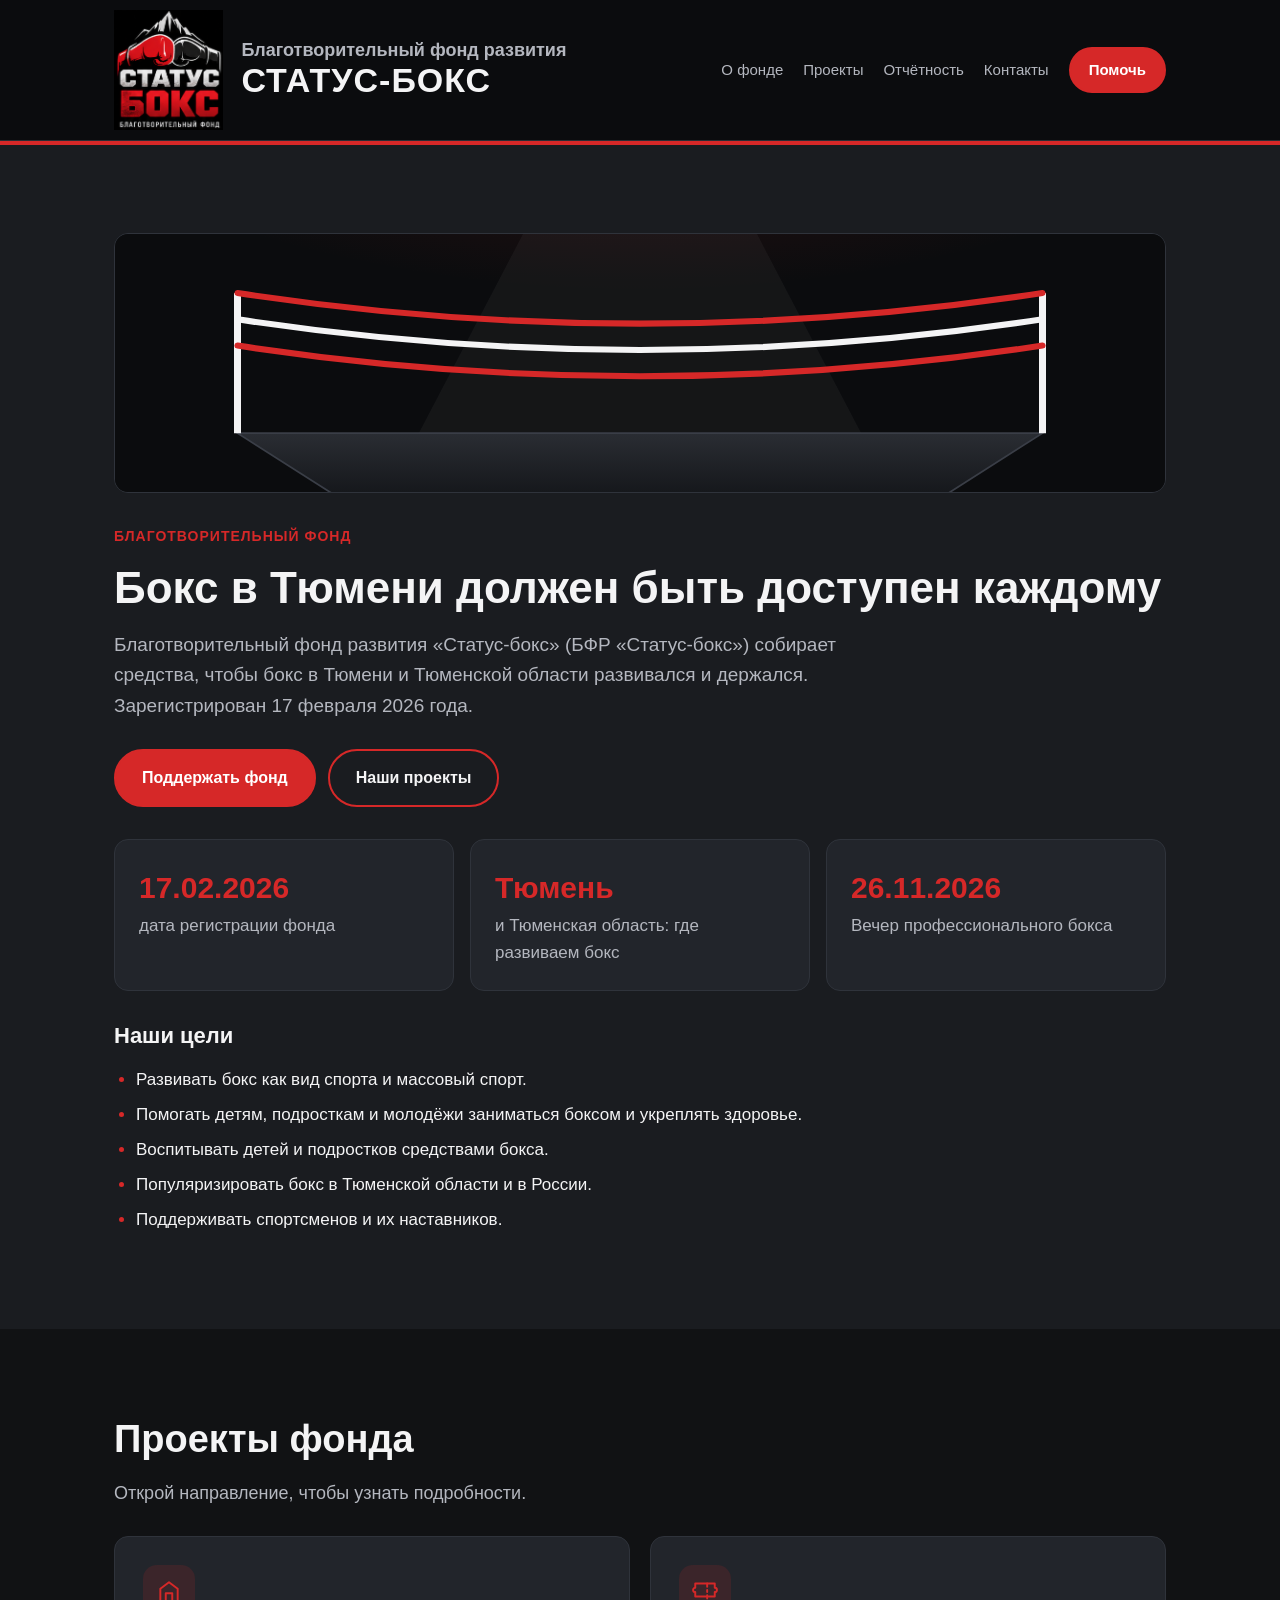
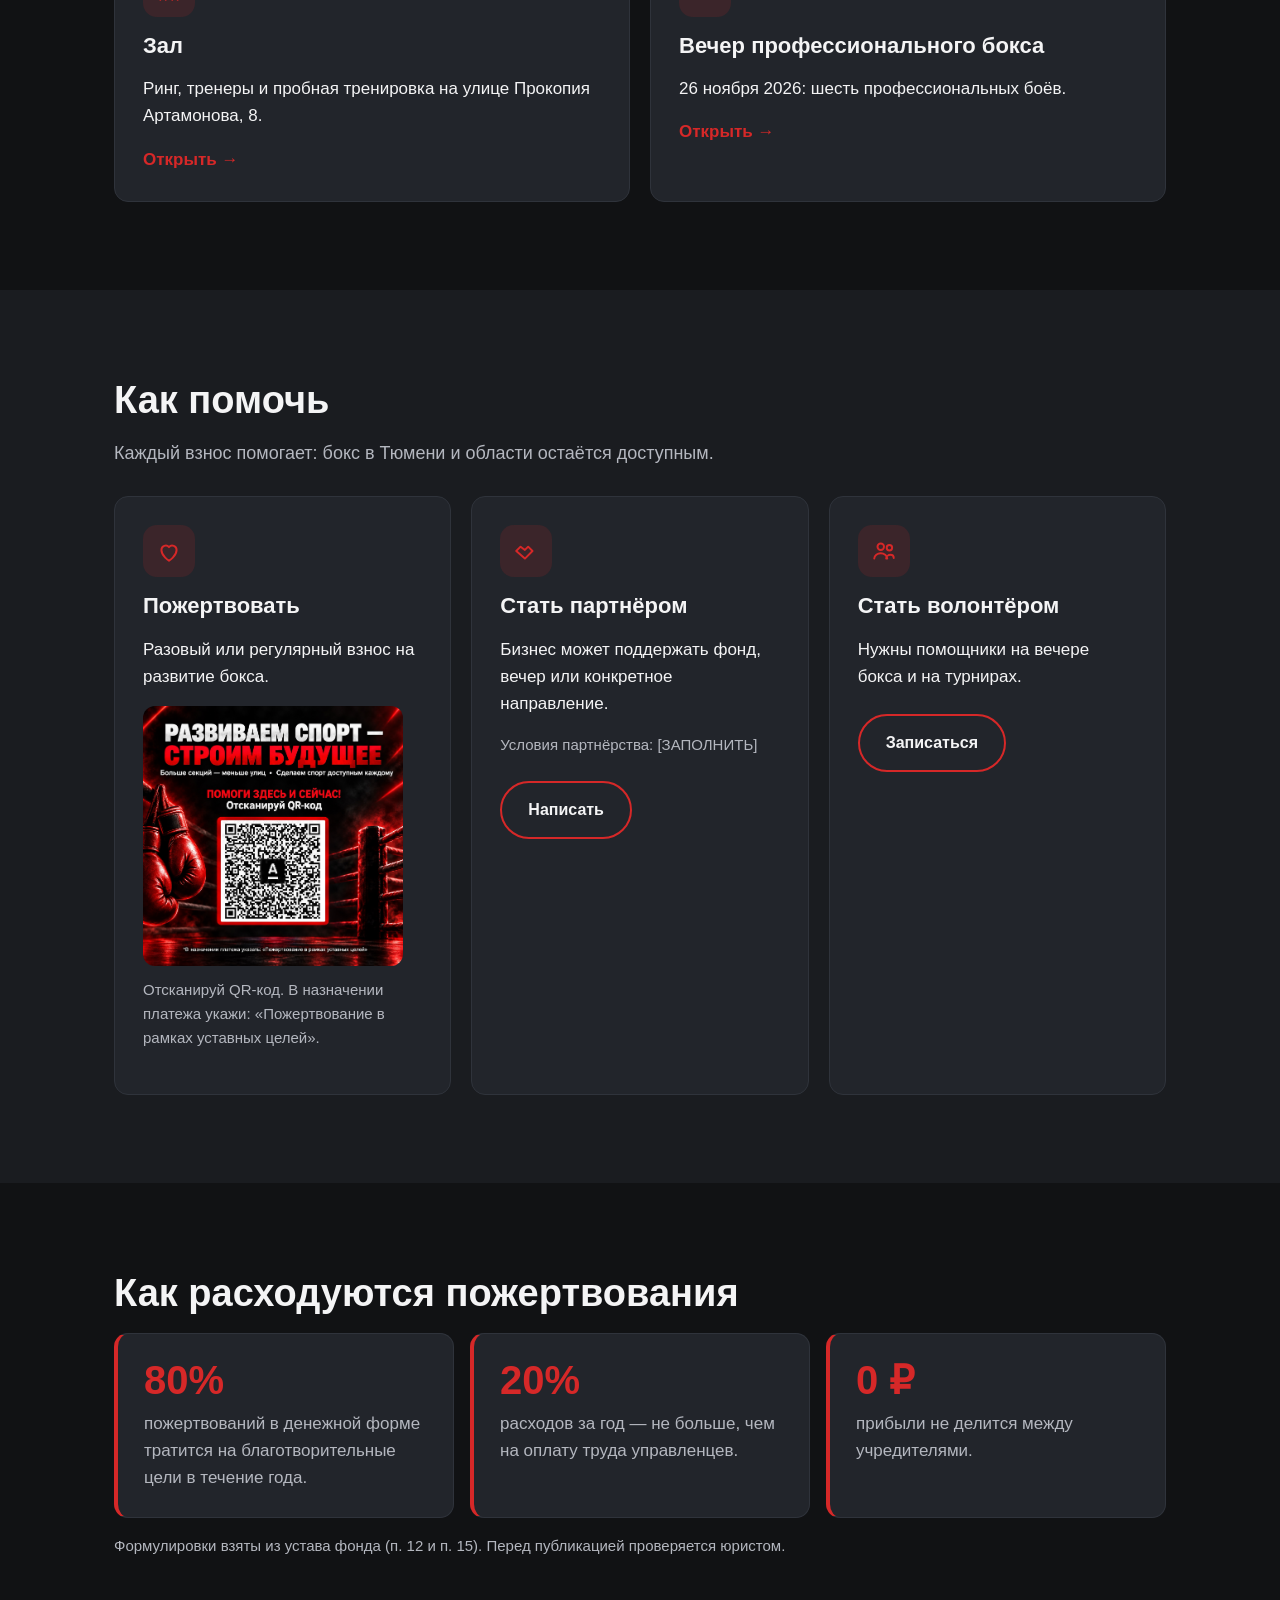
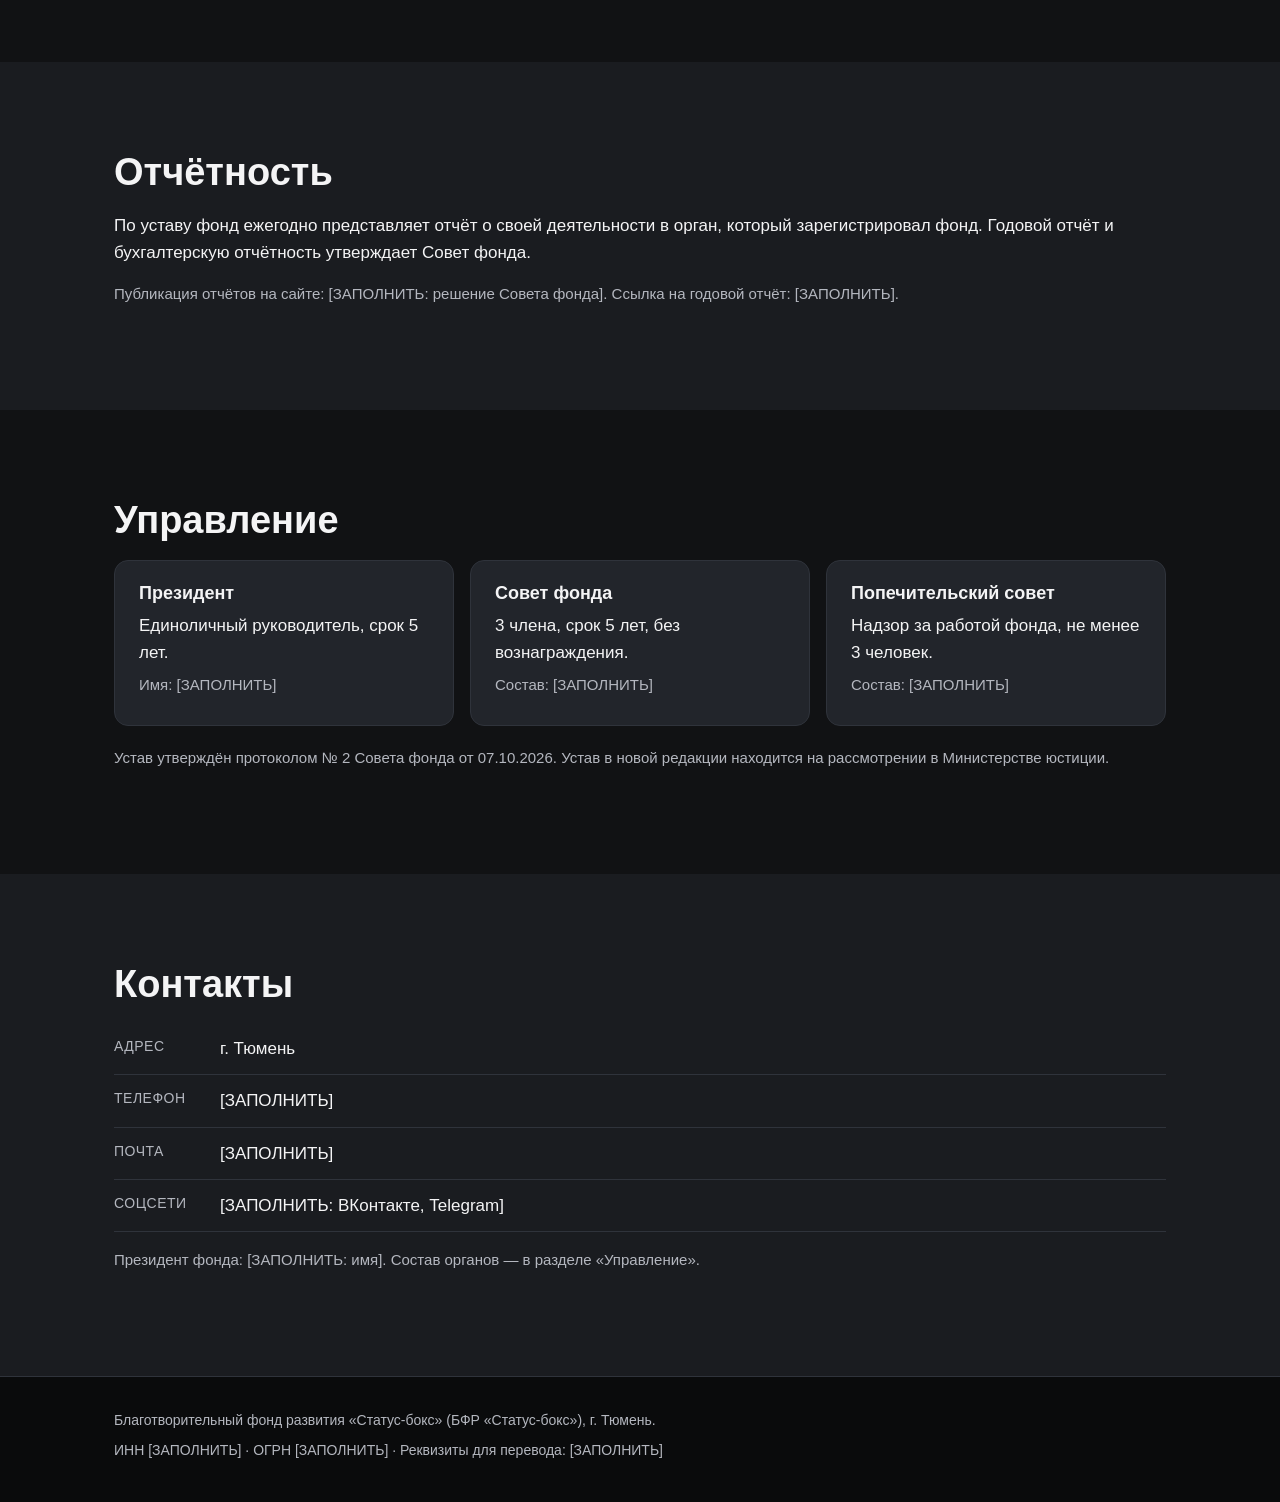
<file: index.html>
<!DOCTYPE html>
<html lang="ru">
<head>
  <meta charset="UTF-8">
  <meta name="viewport" content="width=device-width, initial-scale=1.0">
  <title>Благотворительный фонд развития «Статус-бокс» — Тюмень</title>
  <meta name="description" content="Благотворительный фонд развития «Статус-бокс» развивает бокс в Тюмени и Тюменской области. Поддержите развитие бокса в регионе.">
  <link rel="stylesheet" href="style.css">
</head>
<body>

  <header class="top">
    <div class="wrap top__inner">
      <a href="index.html" class="logo">
        <img src="assets/logo-statusbox.png" alt="Эмблема фонда «Статус-бокс»" class="logo__img">
        <span class="logo__text">
          <span class="logo__line1">Благотворительный фонд развития</span>
          <span class="logo__line2">СТАТУС-БОКС</span>
        </span>
      </a>
      <nav class="menu">
        <a href="#about">О фонде</a>
        <a href="projects.html">Проекты</a>
        <a href="#reports">Отчётность</a>
        <a href="#contacts">Контакты</a>
        <a href="#help" class="btn btn--primary btn--small">Помочь</a>
      </nav>
    </div>
  </header>

  <!-- О фонде -->
  <section id="about" class="block fund">
    <div class="wrap">
      <img src="assets/img/ring.svg" alt="Ринг под светом прожекторов" class="banner">
      <p class="fund__tag">Благотворительный фонд</p>
      <h1 class="fund__title">Бокс в Тюмени должен быть доступен каждому</h1>
      <p class="fund__lead">
        Благотворительный фонд развития «Статус-бокс» (БФР «Статус-бокс») собирает средства,
        чтобы бокс в Тюмени и Тюменской области развивался и держался.
        Зарегистрирован 17 февраля 2026 года.
      </p>
      <div class="hero__actions">
        <a href="#help" class="btn btn--primary">Поддержать фонд</a>
        <a href="projects.html" class="btn btn--ghost">Наши проекты</a>
      </div>

      <div class="facts">
        <div class="fact">
          <div class="fact__num">17.02.2026</div>
          <div class="fact__text">дата регистрации фонда</div>
        </div>
        <div class="fact">
          <div class="fact__num">Тюмень</div>
          <div class="fact__text">и Тюменская область: где развиваем бокс</div>
        </div>
        <div class="fact">
          <div class="fact__num">26.11.2026</div>
          <div class="fact__text">Вечер профессионального бокса</div>
        </div>
      </div>

      <h3>Наши цели</h3>
      <ul class="list">
        <li>Развивать бокс как вид спорта и массовый спорт.</li>
        <li>Помогать детям, подросткам и молодёжи заниматься боксом и укреплять здоровье.</li>
        <li>Воспитывать детей и подростков средствами бокса.</li>
        <li>Популяризировать бокс в Тюменской области и в России.</li>
        <li>Поддерживать спортсменов и их наставников.</li>
      </ul>
    </div>
  </section>

  <!-- Проекты -->
  <section id="projects" class="block">
    <div class="wrap">
      <h2>Проекты фонда</h2>
      <p class="lead">Открой направление, чтобы узнать подробности.</p>
      <div class="help-grid">
        <a href="projects.html#zal" class="card card--link">
          <span class="icon" aria-hidden="true">
            <svg viewBox="0 0 24 24"><path d="M4 20V10l8-6 8 6v10"/><path d="M9 20v-6h6v6"/></svg>
          </span>
          <h3>Зал</h3>
          <p>Ринг, тренеры и пробная тренировка на улице Прокопия Артамонова, 8.</p>
          <span class="card__more">Открыть →</span>
        </a>
        <a href="projects.html#event" class="card card--link">
          <span class="icon" aria-hidden="true">
            <svg viewBox="0 0 24 24"><path d="M3 9a2 2 0 0 0 0 4v4h18v-4a2 2 0 0 0 0-4V5H3z"/><path d="M14 5v3M14 16v3M14 11v2"/></svg>
          </span>
          <h3>Вечер профессионального бокса</h3>
          <p>26 ноября 2026: шесть профессиональных боёв.</p>
          <span class="card__more">Открыть →</span>
        </a>
      </div>
    </div>
  </section>

  <!-- Помочь -->
  <section id="help" class="block block--alt">
    <div class="wrap">
      <h2>Как помочь</h2>
      <p class="lead">Каждый взнос помогает: бокс в Тюмени и области остаётся доступным.</p>
      <div class="help-grid">
        <div class="card">
          <span class="icon" aria-hidden="true">
            <svg viewBox="0 0 24 24"><path d="M12 21s-7-4.5-7-10a4 4 0 0 1 7-2.6A4 4 0 0 1 19 11c0 5.5-7 10-7 10z"/></svg>
          </span>
          <h3>Пожертвовать</h3>
          <p>Разовый или регулярный взнос на развитие бокса.</p>
          <div class="qr">
            <img src="assets/donate-qr.png" alt="QR-код для пожертвования фонду «Статус-бокс»">
            <p class="note">Отсканируй QR-код. В назначении платежа укажи: «Пожертвование в рамках уставных целей».</p>
          </div>
        </div>
        <div class="card">
          <span class="icon" aria-hidden="true">
            <svg viewBox="0 0 24 24"><path d="M3 12l4-4 4 3 3-3 4 4-7 7z"/></svg>
          </span>
          <h3>Стать партнёром</h3>
          <p>Бизнес может поддержать фонд, вечер или конкретное направление.</p>
          <p class="note">Условия партнёрства: [ЗАПОЛНИТЬ]</p>
          <a href="#contacts" class="btn btn--ghost">Написать</a>
        </div>
        <div class="card">
          <span class="icon" aria-hidden="true">
            <svg viewBox="0 0 24 24"><circle cx="9" cy="8" r="3"/><circle cx="17" cy="9" r="2.5"/><path d="M3 19c0-3 3-5 6-5s6 2 6 5M14 19c0-2 2-3.5 4-3.5s3 1 3 3"/></svg>
          </span>
          <h3>Стать волонтёром</h3>
          <p>Нужны помощники на вечере бокса и на турнирах.</p>
          <a href="#contacts" class="btn btn--ghost">Записаться</a>
        </div>
      </div>
    </div>
  </section>

  <!-- Расходы -->
  <section id="rules" class="block">
    <div class="wrap">
      <h2>Как расходуются пожертвования</h2>
      <div class="rules">
        <div class="rule">
          <div class="rule__num">80%</div>
          <p>пожертвований в денежной форме тратится на благотворительные цели в течение года.</p>
        </div>
        <div class="rule">
          <div class="rule__num">20%</div>
          <p>расходов за год — не больше, чем на оплату труда управленцев.</p>
        </div>
        <div class="rule">
          <div class="rule__num">0 ₽</div>
          <p>прибыли не делится между учредителями.</p>
        </div>
      </div>
      <p class="note">Формулировки взяты из устава фонда (п. 12 и п. 15). Перед публикацией проверяется юристом.</p>
    </div>
  </section>

  <!-- Отчётность -->
  <section id="reports" class="block block--alt">
    <div class="wrap">
      <h2>Отчётность</h2>
      <p>
        По уставу фонд ежегодно представляет отчёт о своей деятельности в орган, который зарегистрировал фонд.
        Годовой отчёт и бухгалтерскую отчётность утверждает Совет фонда.
      </p>
      <p class="note">Публикация отчётов на сайте: [ЗАПОЛНИТЬ: решение Совета фонда]. Ссылка на годовой отчёт: [ЗАПОЛНИТЬ].</p>
    </div>
  </section>

  <!-- Управление -->
  <section id="manage" class="block">
    <div class="wrap">
      <h2>Управление</h2>
      <div class="people">
        <div class="person">
          <h3>Президент</h3>
          <p>Единоличный руководитель, срок 5 лет.</p>
          <p class="note">Имя: [ЗАПОЛНИТЬ]</p>
        </div>
        <div class="person">
          <h3>Совет фонда</h3>
          <p>3 члена, срок 5 лет, без вознаграждения.</p>
          <p class="note">Состав: [ЗАПОЛНИТЬ]</p>
        </div>
        <div class="person">
          <h3>Попечительский совет</h3>
          <p>Надзор за работой фонда, не менее 3 человек.</p>
          <p class="note">Состав: [ЗАПОЛНИТЬ]</p>
        </div>
      </div>
      <p class="note">Устав утверждён протоколом № 2 Совета фонда от 07.10.2026. Устав в новой редакции находится на рассмотрении в Министерстве юстиции.</p>
    </div>
  </section>

  <!-- Контакты -->
  <section id="contacts" class="block block--alt">
    <div class="wrap">
      <h2>Контакты</h2>
      <ul class="contacts">
        <li><span class="label">Адрес</span> г. Тюмень</li>
        <li><span class="label">Телефон</span> [ЗАПОЛНИТЬ]</li>
        <li><span class="label">Почта</span> [ЗАПОЛНИТЬ]</li>
        <li><span class="label">Соцсети</span> [ЗАПОЛНИТЬ: ВКонтакте, Telegram]</li>
      </ul>
      <p class="note">Президент фонда: [ЗАПОЛНИТЬ: имя]. Состав органов — в разделе «Управление».</p>
    </div>
  </section>

  <footer class="foot">
    <div class="wrap">
      <p>Благотворительный фонд развития «Статус-бокс» (БФР «Статус-бокс»), г. Тюмень.</p>
      <p>ИНН [ЗАПОЛНИТЬ] · ОГРН [ЗАПОЛНИТЬ] · Реквизиты для перевода: [ЗАПОЛНИТЬ]</p>
    </div>
  </footer>

</body>
</html>
</file>
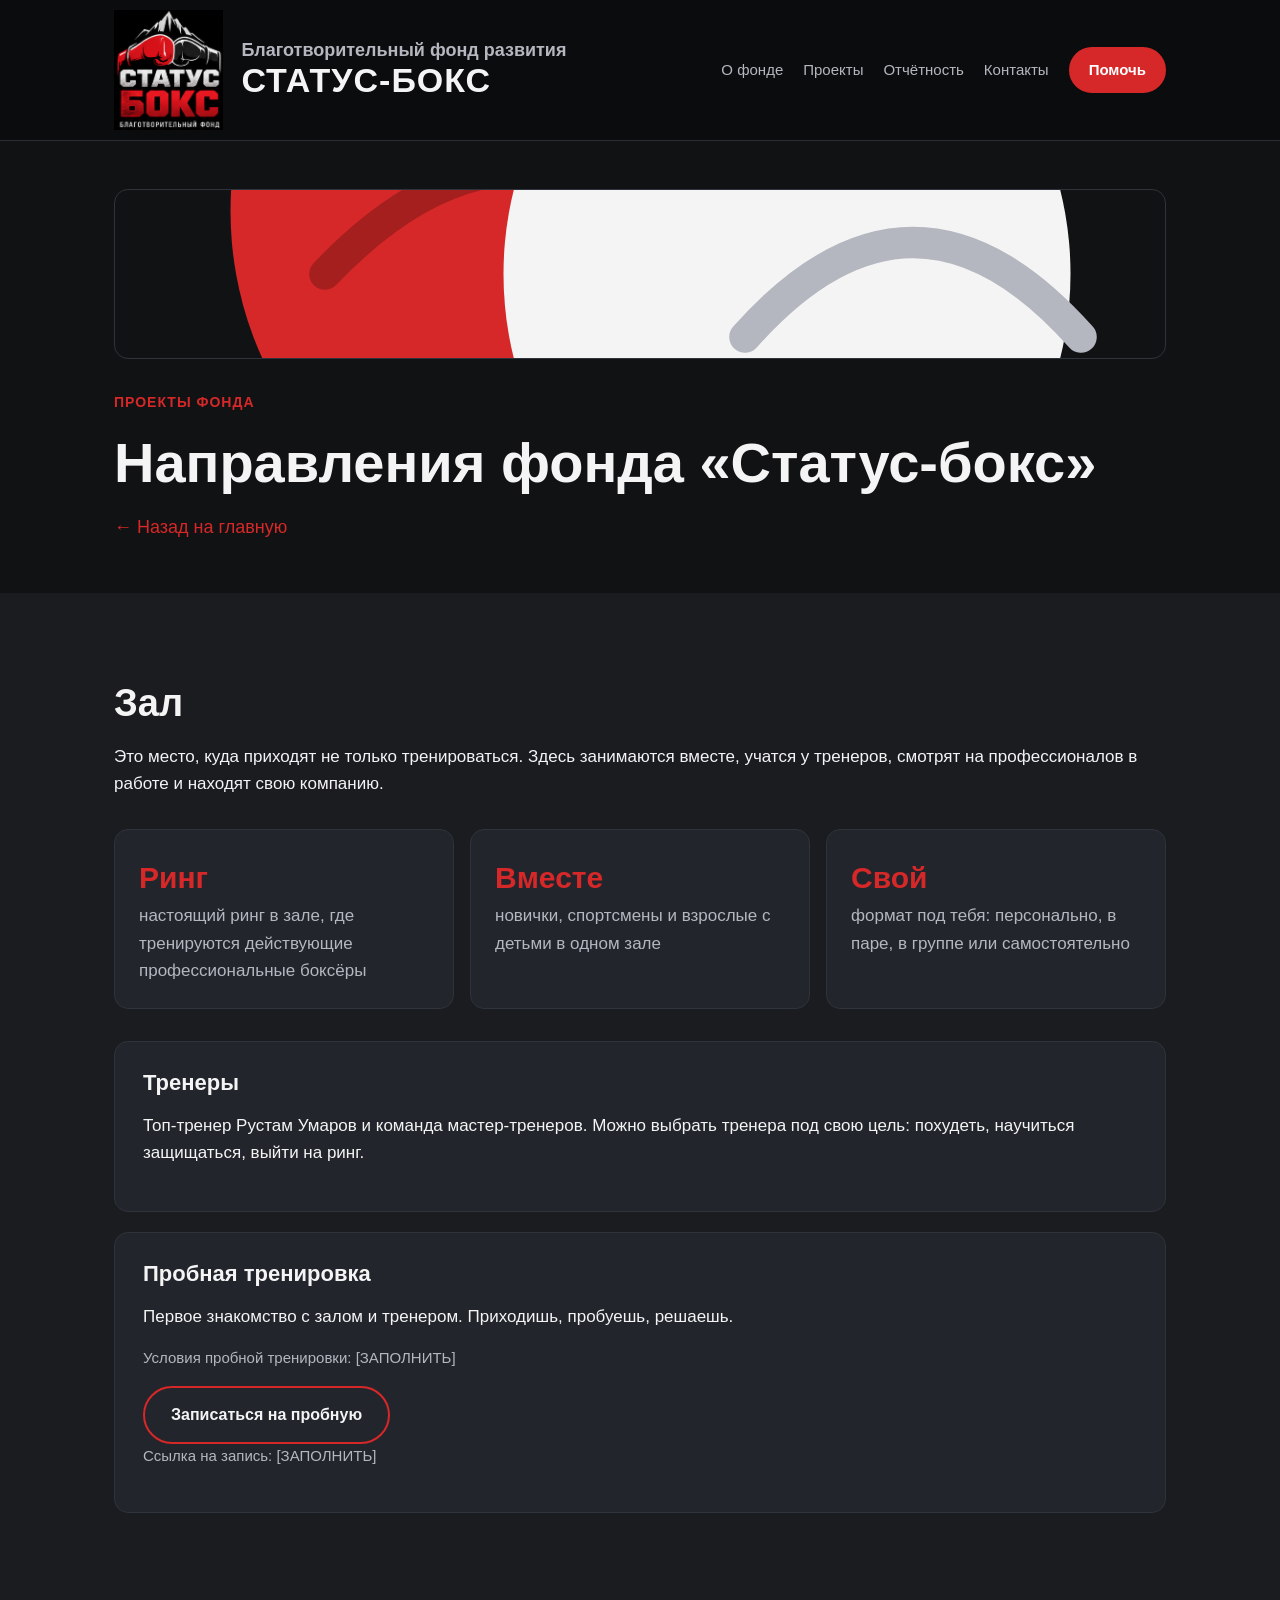
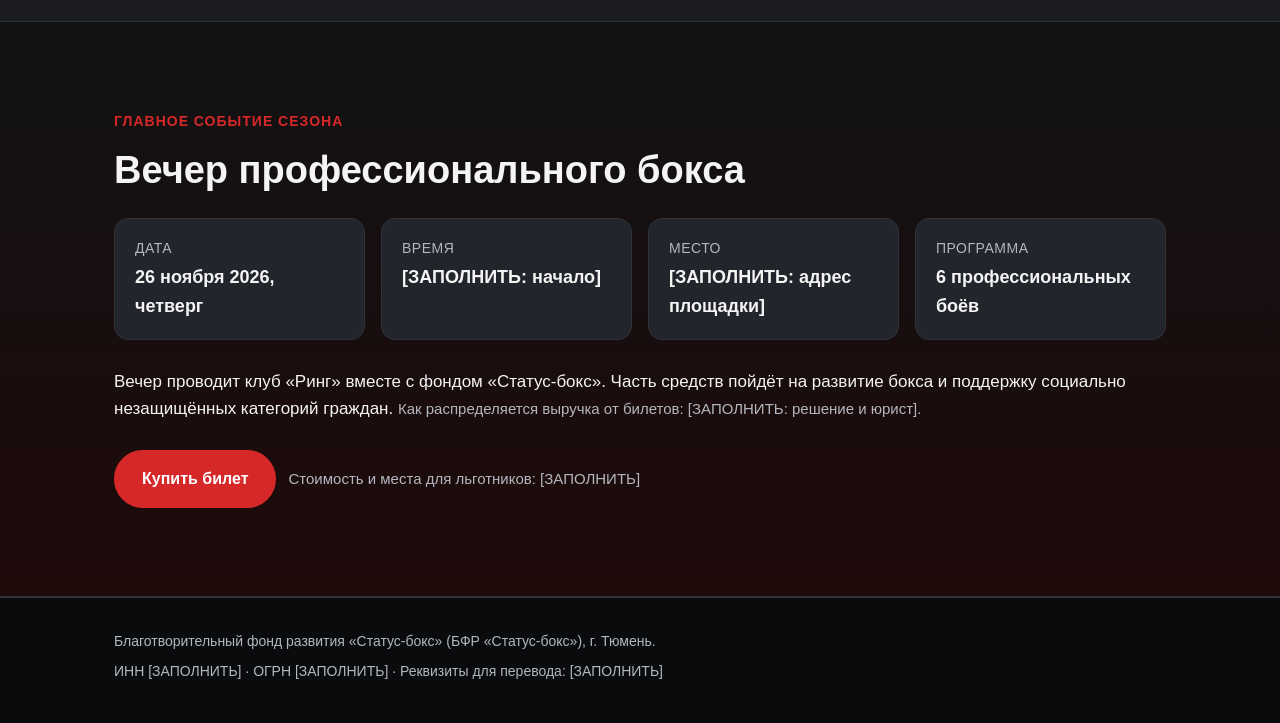
<file: projects.html>
<!DOCTYPE html>
<html lang="ru">
<head>
  <meta charset="UTF-8">
  <meta name="viewport" content="width=device-width, initial-scale=1.0">
  <title>Проекты фонда «Статус-бокс» — Тюмень</title>
  <meta name="description" content="Проекты благотворительного фонда развития «Статус-бокс» в Тюмени.">
  <link rel="stylesheet" href="style.css">
</head>
<body>

  <header class="top">
    <div class="wrap top__inner">
      <a href="index.html" class="logo">
        <img src="assets/logo-statusbox.png" alt="Эмблема фонда «Статус-бокс»" class="logo__img">
        <span class="logo__text">
          <span class="logo__line1">Благотворительный фонд развития</span>
          <span class="logo__line2">СТАТУС-БОКС</span>
        </span>
      </a>
      <nav class="menu">
        <a href="index.html#about">О фонде</a>
        <a href="projects.html">Проекты</a>
        <a href="index.html#reports">Отчётность</a>
        <a href="index.html#contacts">Контакты</a>
        <a href="index.html#help" class="btn btn--primary btn--small">Помочь</a>
      </nav>
    </div>
  </header>

  <section class="block block--tight">
    <div class="wrap">
      <img src="assets/img/gloves.svg" alt="" class="banner banner--small">
      <p class="fund__tag">Проекты фонда</p>
      <h1>Направления фонда «Статус-бокс»</h1>
      <p class="lead"><a href="index.html">← Назад на главную</a></p>
    </div>
  </section>

  <section id="zal" class="block block--alt">
    <div class="wrap">
      <h2>Зал</h2>
      <p>
        Это место, куда приходят не только тренироваться. Здесь занимаются вместе, учатся у тренеров,
        смотрят на профессионалов в работе и находят свою компанию.
      </p>
      <div class="facts">
        <div class="fact">
          <div class="fact__num">Ринг</div>
          <div class="fact__text">настоящий ринг в зале, где тренируются действующие профессиональные боксёры</div>
        </div>
        <div class="fact">
          <div class="fact__num">Вместе</div>
          <div class="fact__text">новички, спортсмены и взрослые с детьми в одном зале</div>
        </div>
        <div class="fact">
          <div class="fact__num">Свой</div>
          <div class="fact__text">формат под тебя: персонально, в паре, в группе или самостоятельно</div>
        </div>
      </div>

      <div class="card">
        <h3>Тренеры</h3>
        <p>
          Топ-тренер Рустам Умаров и команда мастер-тренеров. Можно выбрать тренера под свою цель:
          похудеть, научиться защищаться, выйти на ринг.
        </p>
      </div>

      <div class="card">
        <h3>Пробная тренировка</h3>
        <p>Первое знакомство с залом и тренером. Приходишь, пробуешь, решаешь.</p>
        <p class="note">Условия пробной тренировки: [ЗАПОЛНИТЬ]</p>
        <a href="#" class="btn btn--ghost">Записаться на пробную</a>
        <p class="note">Ссылка на запись: [ЗАПОЛНИТЬ]</p>
      </div>
    </div>
  </section>

  <section id="event" class="block event">
    <div class="wrap">
      <p class="event__tag">Главное событие сезона</p>
      <h2>Вечер профессионального бокса</h2>
      <div class="event__info">
        <div><span class="label">Дата</span><span class="value">26 ноября 2026, четверг</span></div>
        <div><span class="label">Время</span><span class="value">[ЗАПОЛНИТЬ: начало]</span></div>
        <div><span class="label">Место</span><span class="value">[ЗАПОЛНИТЬ: адрес площадки]</span></div>
        <div><span class="label">Программа</span><span class="value">6 профессиональных боёв</span></div>
      </div>
      <p>
        Вечер проводит клуб «Ринг» вместе с фондом «Статус-бокс». Часть средств пойдёт на развитие бокса
        и поддержку социально незащищённых категорий граждан.
        <span class="note">Как распределяется выручка от билетов: [ЗАПОЛНИТЬ: решение и юрист].</span>
      </p>
      <div class="hero__actions">
        <a href="#" class="btn btn--primary">Купить билет</a>
        <span class="note">Стоимость и места для льготников: [ЗАПОЛНИТЬ]</span>
      </div>
    </div>
  </section>

  <footer class="foot">
    <div class="wrap">
      <p>Благотворительный фонд развития «Статус-бокс» (БФР «Статус-бокс»), г. Тюмень.</p>
      <p>ИНН [ЗАПОЛНИТЬ] · ОГРН [ЗАПОЛНИТЬ] · Реквизиты для перевода: [ЗАПОЛНИТЬ]</p>
    </div>
  </footer>

</body>
</html>
</file>
<file: style.css>
/* Фонд СТАТУС-БОКС: цвета — тёмный фон, красный акцент, белый текст (как в плане кампании) */
:root {
  --bg: #111214;
  --bg-alt: #1a1c20;
  --card: #22252b;
  --text: #f4f4f5;
  --muted: #b4b7bf;
  --accent: #d62828;
  --accent-dark: #a51f1f;
  --line: #2f333b;
  --radius: 14px;
}

* { box-sizing: border-box; }

html { scroll-behavior: smooth; }

body {
  margin: 0;
  font-family: "Segoe UI", Roboto, Arial, sans-serif;
  font-size: 17px;
  line-height: 1.6;
  color: var(--text);
  background: var(--bg);
}

a { color: var(--accent); text-decoration: none; }
a:hover { text-decoration: underline; }

h1, h2, h3 { line-height: 1.2; margin: 0 0 16px; }
h1 { font-size: clamp(32px, 5vw, 56px); font-weight: 800; }
h2 { font-size: clamp(26px, 3.5vw, 38px); font-weight: 800; }
h3 { font-size: 22px; font-weight: 700; }

p { margin: 0 0 16px; }

.wrap {
  max-width: 1100px;
  margin: 0 auto;
  padding: 0 24px;
}

/* Верхняя панель */
.top {
  position: sticky;
  top: 0;
  z-index: 10;
  background: rgba(17, 18, 20, 0.95);
  border-bottom: 1px solid var(--line);
}
.top__inner {
  display: flex;
  align-items: center;
  justify-content: space-between;
  gap: 16px;
  padding-top: 14px;
  padding-bottom: 14px;
  flex-wrap: wrap;
}
.logo {
  color: var(--text);
  font-weight: 800;
  letter-spacing: 1px;
  font-size: 20px;
}
.logo:hover { text-decoration: none; }
.menu { display: flex; gap: 20px; flex-wrap: wrap; }
.menu a { color: var(--muted); font-size: 15px; }
.menu a:hover { color: var(--text); text-decoration: none; }

/* Первый экран */
.hero {
  padding: 96px 0 88px;
  background:
    linear-gradient(120deg, rgba(214, 40, 40, 0.18), transparent 60%),
    var(--bg);
  border-bottom: 1px solid var(--line);
}
.hero__tag {
  color: var(--accent);
  font-weight: 700;
  text-transform: uppercase;
  letter-spacing: 1px;
  font-size: 14px;
}
.hero__lead {
  font-size: 20px;
  color: var(--muted);
  max-width: 720px;
}
.hero__actions {
  display: flex;
  gap: 12px;
  flex-wrap: wrap;
  align-items: center;
  margin-top: 28px;
}

/* Кнопки */
.btn {
  display: inline-block;
  padding: 14px 26px;
  border-radius: 999px;
  font-weight: 700;
  font-size: 16px;
  border: 2px solid var(--accent);
  transition: background 0.2s, color 0.2s;
}
.btn--primary {
  background: var(--accent);
  color: #fff;
}
.btn--primary:hover {
  background: var(--accent-dark);
  border-color: var(--accent-dark);
  text-decoration: none;
}
.btn--ghost {
  background: transparent;
  color: var(--text);
}
.btn--ghost:hover {
  background: var(--accent);
  color: #fff;
  text-decoration: none;
}

/* Блоки */
.block { padding: 88px 0; }
.block--alt { background: var(--bg-alt); }
.list { padding-left: 22px; margin: 0; }
.list li { margin-bottom: 8px; }

.note {
  color: var(--muted);
  font-size: 15px;
}

/* Цифры */
.facts {
  display: grid;
  grid-template-columns: repeat(auto-fit, minmax(200px, 1fr));
  gap: 16px;
  margin: 32px 0;
}
.fact {
  background: var(--card);
  border: 1px solid var(--line);
  border-radius: var(--radius);
  padding: 24px;
}
.fact__num {
  font-size: 30px;
  font-weight: 800;
  color: var(--accent);
}
.fact__text { color: var(--muted); }

/* Карточки */
.card {
  background: var(--card);
  border: 1px solid var(--line);
  border-radius: var(--radius);
  padding: 28px;
  margin-bottom: 20px;
}
.help-grid {
  display: grid;
  grid-template-columns: repeat(auto-fit, minmax(260px, 1fr));
  gap: 20px;
}
.help-grid .card { margin-bottom: 0; }
.help-grid .btn { margin-top: 8px; }

/* Вечер бокса */
.event {
  background:
    linear-gradient(180deg, var(--bg) 0%, #1f0a0a 100%);
  border-top: 1px solid var(--line);
  border-bottom: 1px solid var(--line);
}
.event__tag {
  color: var(--accent);
  font-weight: 700;
  text-transform: uppercase;
  letter-spacing: 1px;
  font-size: 14px;
}
.event__info {
  display: grid;
  grid-template-columns: repeat(auto-fit, minmax(200px, 1fr));
  gap: 16px;
  margin: 24px 0 28px;
}
.event__info > div {
  background: var(--card);
  border: 1px solid var(--line);
  border-radius: var(--radius);
  padding: 18px 20px;
  display: flex;
  flex-direction: column;
  gap: 4px;
}

.label {
  color: var(--muted);
  font-size: 14px;
  text-transform: uppercase;
  letter-spacing: 0.5px;
}
.value { font-size: 18px; font-weight: 700; }

/* Контакты */
.contacts { list-style: none; padding: 0; margin: 0 0 16px; }
.contacts li {
  padding: 12px 0;
  border-bottom: 1px solid var(--line);
  display: flex;
  gap: 16px;
  flex-wrap: wrap;
}
.contacts .label { min-width: 90px; }

/* Подвал */
.foot {
  background: #0a0b0c;
  border-top: 1px solid var(--line);
  padding: 32px 0;
  color: var(--muted);
  font-size: 14px;
}
.foot p { margin-bottom: 8px; }
.foot a { color: var(--muted); }

/* Телефоны */
@media (max-width: 640px) {
  body { font-size: 16px; }
  .hero { padding: 64px 0 56px; }
  .block { padding: 64px 0; }
  .card { padding: 22px; }
  .menu { gap: 14px; }
}

/* ===== Фонд СТАТУС-БОКС: главный блок ===== */

/* Эмблема в шапке */
.logo { display: inline-flex; align-items: center; }
.logo:hover { text-decoration: none; }
.logo__img { height: 48px; width: auto; display: block; border-radius: 6px; }

/* Герой: фон из hero-bg.svg, эмблема по центру */
.hero {
  text-align: center;
  padding: 88px 0 96px;
  background:
    linear-gradient(180deg, rgba(12, 13, 16, 0.25) 0%, rgba(12, 13, 16, 0.75) 100%),
    url("assets/hero-bg.svg") center / cover no-repeat;
}
.hero__inner { display: flex; flex-direction: column; align-items: center; }
.hero h1 { margin-top: 8px; }
.hero__lead { margin-left: auto; margin-right: auto; }
.hero__actions { justify-content: center; }

/* Эмблема: чёрная карточка, чтобы смотрелась как на фирменном бланке */
.hero__logo {
  background: #000;
  border-radius: var(--radius);
  padding: 18px 24px;
  box-shadow: 0 12px 40px rgba(0, 0, 0, 0.5), 0 0 0 1px rgba(255, 255, 255, 0.06);
  margin-bottom: 28px;
}
.hero__logo img {
  display: block;
  width: min(300px, 70vw);
  height: auto;
}

/* Приоритетный блок о фонде */
.fund {
  border-top: 4px solid var(--accent);
  background: var(--bg-alt);
}
.fund__tag {
  color: var(--accent);
  font-weight: 700;
  text-transform: uppercase;
  letter-spacing: 1px;
  font-size: 14px;
}
.fund .list li::marker { color: var(--accent); }

/* Шапка: фонд первым, компактнее */
.top { background: rgba(12, 13, 16, 0.97); }

/* ===== Версия 2: эмблема слева сверху, деловой фон ===== */

/* Эмблема в шапке слева сверху, крупнее */
.top { background: #0b0c0e; border-bottom: 1px solid #2a2d33; }
.top__inner { padding-top: 10px; padding-bottom: 10px; }
.logo__img { height: 72px; border-radius: 0; }

/* Герой: левое выравнивание, фон-ринг */
.hero {
  text-align: left;
  padding: 120px 0 128px;
  background:
    linear-gradient(90deg, rgba(11, 12, 14, 0.92) 0%, rgba(11, 12, 14, 0.55) 55%, rgba(11, 12, 14, 0.2) 100%),
    url("assets/hero-bg.svg") center / cover no-repeat;
}
.hero__inner { align-items: flex-start; }
.hero__lead { margin-left: 0; margin-right: 0; }
.hero__actions { justify-content: flex-start; }
.hero h1 { font-size: clamp(34px, 4.6vw, 60px); max-width: 760px; }
.hero__tag { color: #c9cbd1; }

/* QR-код для пожертвований */
.qr img {
  display: block;
  width: min(260px, 100%);
  height: auto;
  border-radius: 12px;
  margin: 8px 0 12px;
}

/* ===== Шапка: большой логотип и название фонда в две строки ===== */
.logo__img { height: 120px; width: auto; border-radius: 0; }
.logo { gap: 18px; }
.logo__text { display: flex; flex-direction: column; line-height: 1.15; }
.logo__line1 { font-size: 18px; font-weight: 600; color: var(--muted); letter-spacing: 0; }
.logo__line2 { font-size: 34px; font-weight: 800; color: var(--text); letter-spacing: 1px; }
@media (max-width: 640px) {
  .logo__img { height: 80px; }
  .logo__line1 { font-size: 14px; }
  .logo__line2 { font-size: 24px; }
}
/* ===== Версия 3: картинки, иконки, понятная структура ===== */

/* Кнопка в шапке */
.menu { align-items: center; }
.btn--small { padding: 9px 18px; font-size: 14px; border-width: 2px; }
.menu .btn--small { color: #fff; }
.menu .btn--small:hover { color: #fff; }

/* Блок «О фонде»: баннер и заголовок */
.banner {
  display: block;
  width: 100%;
  height: 260px;
  object-fit: cover;
  border-radius: var(--radius);
  margin-bottom: 32px;
  border: 1px solid var(--line);
}
.fund__title { font-size: clamp(28px, 4vw, 44px); font-weight: 800; margin: 8px 0 16px; line-height: 1.15; }
.fund__lead { font-size: 19px; color: var(--muted); max-width: 760px; }

/* Иконки на карточках */
.icon {
  display: inline-flex;
  align-items: center;
  justify-content: center;
  width: 52px;
  height: 52px;
  border-radius: 14px;
  background: rgba(214, 40, 40, 0.14);
  margin-bottom: 16px;
}
.icon svg {
  width: 26px;
  height: 26px;
  fill: none;
  stroke: var(--accent);
  stroke-width: 1.8;
  stroke-linecap: round;
  stroke-linejoin: round;
}

/* Карточки-ссылки */
.card--link { display: block; color: var(--text); transition: transform 0.15s, border-color 0.15s; }
.card--link:hover { transform: translateY(-3px); border-color: var(--accent); text-decoration: none; }
.card__more { color: var(--accent); font-weight: 700; }
.lead { color: var(--muted); font-size: 18px; margin-bottom: 28px; }

/* Расходы: три крупные цифры */
.rules {
  display: grid;
  grid-template-columns: repeat(auto-fit, minmax(220px, 1fr));
  gap: 16px;
  margin-bottom: 16px;
}
.rule {
  background: var(--card);
  border: 1px solid var(--line);
  border-radius: var(--radius);
  padding: 26px;
  border-left: 4px solid var(--accent);
}
.rule__num { font-size: 40px; font-weight: 800; color: var(--accent); line-height: 1; margin-bottom: 10px; }
.rule p { margin: 0; color: var(--muted); }

/* Управление: компактные карточки */
.people {
  display: grid;
  grid-template-columns: repeat(auto-fit, minmax(240px, 1fr));
  gap: 16px;
  margin-bottom: 20px;
}
.person {
  background: var(--card);
  border: 1px solid var(--line);
  border-radius: var(--radius);
  padding: 22px 24px;
}
.person h3 { font-size: 18px; margin-bottom: 8px; }
.person p { margin-bottom: 6px; }

/* Подвал: без мёртвых ссылок */
.foot p { margin-bottom: 8px; }
@media (max-width: 640px) {
  .banner { height: 180px; }
  .menu .btn--small { padding: 7px 14px; }
}
.block--tight { padding: 48px 0 24px; }
.banner--small { height: 170px; }
</file>
